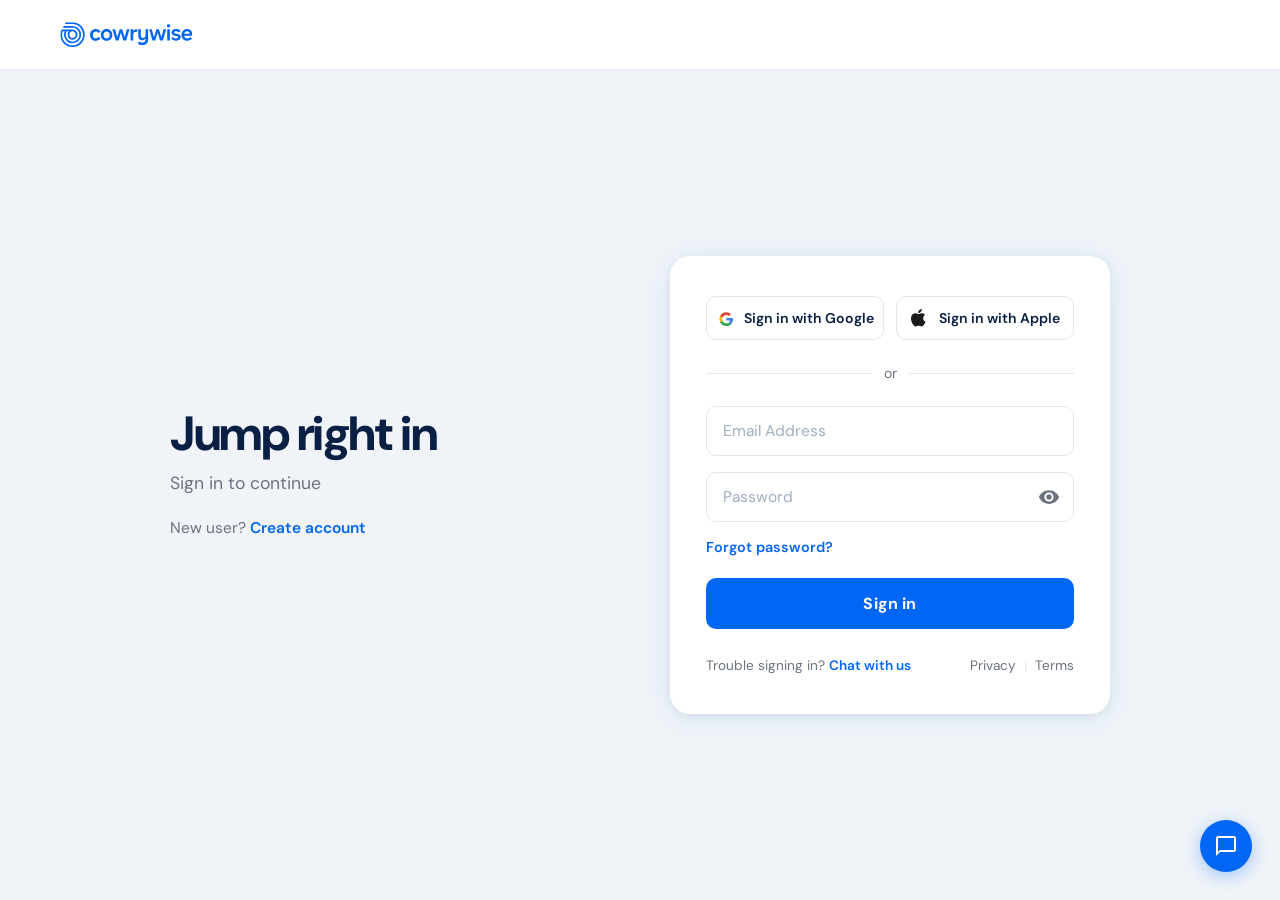
<file: Login/index.html>
<!DOCTYPE html>
<html lang="en">
<head>
  <meta charset="UTF-8" />
  <meta name="viewport" content="width=device-width, initial-scale=1.0" />
  <title>My Cowrywise – Sign In</title>
  <link rel="preconnect" href="https://fonts.googleapis.com" />
  <link rel="preconnect" href="https://fonts.gstatic.com" crossorigin />
  <link href="https://fonts.googleapis.com/css2?family=DM+Sans:wght@400;500;600;700;800&display=swap" rel="stylesheet" />
  <link rel="stylesheet" href="style.css" />
</head>
<body>

  <!-- ===== Navbar ===== -->
  <nav class="navbar">
    <a href="/" class="logo">
      <!-- Cowrywise full logo SVG (download__5_.svg) -->
      <svg xmlns="http://www.w3.org/2000/svg" width="157" height="25" fill="none" viewBox="0 0 133 25">
        <g fill="#0066F5" clip-path="url(#clip0_37731_18033)">
          <path d="M12.556.25H5.73l-.013.024-.942 1.744h7.782c5.765 0 10.44 4.749 10.44 10.607s-4.674 10.607-10.44 10.607-10.441-4.75-10.441-10.607c0-1.108.17-2.21.506-3.264h1.994a8.83 8.83 0 0 0-.354 5.44 8.72 8.72 0 0 0 2.9 4.586 8.5 8.5 0 0 0 5.018 1.934 8.47 8.47 0 0 0 5.166-1.478 8.7 8.7 0 0 0 3.286-4.31 8.84 8.84 0 0 0 .118-5.45 8.7 8.7 0 0 0-3.096-4.453 8.48 8.48 0 0 0-5.097-1.707h-8.81L2.79 5.69h9.766c1.493 0 2.944.498 4.132 1.416a6.94 6.94 0 0 1 2.445 3.668 7.04 7.04 0 0 1-.24 4.423 6.9 6.9 0 0 1-2.827 3.373 6.74 6.74 0 0 1-8.215-.921 6.97 6.97 0 0 1-2.034-3.918 7.03 7.03 0 0 1 .715-4.37h2.259a5.08 5.08 0 0 0-1.18 3.118 5.1 5.1 0 0 0 1.005 3.182 4.95 4.95 0 0 0 2.745 1.84 4.88 4.88 0 0 0 3.274-.315 5 5 0 0 0 2.358-2.33 5.1 5.1 0 0 0 .4-3.316 5.04 5.04 0 0 0-1.734-2.839 4.9 4.9 0 0 0-3.103-1.108H1.761L.806 9.361a12.6 12.6 0 0 0-.431 3.264C.375 19.459 5.829 25 12.556 25c6.728 0 12.181-5.54 12.181-12.375C24.737 5.791 19.283.25 12.557.25m0 9.111c.636 0 1.257.192 1.785.55s.94.869 1.183 1.465.307 1.253.183 1.886a3.3 3.3 0 0 1-.88 1.67 3.2 3.2 0 0 1-1.644.894 3.17 3.17 0 0 1-1.856-.186 3.22 3.22 0 0 1-1.442-1.202 3.3 3.3 0 0 1 .4-4.12 3.19 3.19 0 0 1 2.271-.957M30.092 12.887c0-3.438 2.27-5.854 5.675-5.854 2.1 0 3.813.935 4.712 2.503l-1.97 1.414c-.621-1.001-1.564-1.48-2.677-1.48-1.841 0-3.063 1.329-3.063 3.417 0 2.066 1.22 3.415 3.063 3.415 1.114 0 2.056-.5 2.677-1.501l1.97 1.414c-.9 1.589-2.613 2.503-4.712 2.503-3.405 0-5.675-2.416-5.675-5.831M40.848 12.887c0-3.22 2.249-5.854 5.74-5.854 3.513 0 5.74 2.633 5.74 5.854 0 3.198-2.228 5.83-5.74 5.83-3.489 0-5.74-2.632-5.74-5.83m8.803 0c0-2.024-1.179-3.438-3.063-3.438s-3.063 1.414-3.063 3.438c0 2.001 1.178 3.415 3.063 3.415s3.063-1.414 3.063-3.415M69.482 7.336 66.139 18.41h-2.822L60.954 10.6l-2.383 7.811h-2.826L52.422 7.336h2.593l2.257 7.985 2.425-7.985h2.51l2.425 7.985 2.236-7.985zM106.197 7.336l-3.346 11.075h-2.822L97.666 10.6l-2.383 7.811h-2.82L89.139 7.338h2.592l2.258 7.986 2.423-7.988h2.509l2.425 7.985 2.237-7.985zM77.302 7.294v2.48a8 8 0 0 0-1.2-.109c-1.906 0-2.912.98-2.912 3.286v5.462h-2.612V7.336h2.567v1.85c.536-1.283 1.714-2.045 3.213-2.045.321-.006.64.045.944.153M88.14 7.336V17.3c0 3.722-2.034 5.766-5.633 5.766-1.863 0-3.576-.565-4.605-1.544l1.178-1.937c.92.738 2.12 1.11 3.278 1.11 2.013 0 3.212-1.153 3.212-3.396v-.955c-.62 1.218-1.949 1.958-3.555 1.958-2.314 0-3.77-1.48-3.77-4.178v-6.79h2.613v6.116c0 1.697.686 2.437 2.056 2.437 1.585 0 2.635-.979 2.635-2.59V7.337zM106.883 3.834c0-.958.664-1.654 1.671-1.654.984 0 1.647.696 1.647 1.654 0 .957-.665 1.653-1.647 1.653-1.007 0-1.671-.696-1.671-1.653m.364 3.503h2.613v11.075h-2.613zM111.176 16.607l1.413-1.676c.857.958 2.185 1.524 3.577 1.524 1.242 0 1.928-.479 1.928-1.175 0-.588-.429-.957-1.521-1.219l-1.778-.413c-2.27-.544-3.234-1.61-3.234-3.133 0-2.046 1.671-3.482 4.498-3.482 1.928 0 3.534.674 4.476 1.763l-1.392 1.719c-.942-.827-2.013-1.219-3.149-1.219-1.22 0-1.82.457-1.82 1.132 0 .522.364.848 1.52 1.11l1.885.456c2.292.523 3.127 1.588 3.127 3.112 0 2.197-1.671 3.612-4.562 3.612-2.162 0-3.983-.827-4.968-2.111M132.312 13.67h-8.119c.279 1.784 1.435 2.741 3.213 2.741 1.221 0 2.249-.457 3.041-1.393l1.564 1.567c-1.028 1.35-2.678 2.133-4.691 2.133-3.47 0-5.783-2.307-5.783-5.788 0-3.438 2.228-5.897 5.526-5.897 3.17 0 5.312 2.241 5.312 5.614a9 9 0 0 1-.063 1.022m-8.119-1.806h5.571c-.128-1.632-1.114-2.524-2.677-2.524-1.608 0-2.614.935-2.894 2.524"/>
        </g>
        <defs>
          <clipPath id="clip0_37731_18033">
            <path fill="#fff" d="M.375.25h132V25h-132z"/>
          </clipPath>
        </defs>
      </svg>
    </a>
  </nav>

  <!-- ===== Main Content ===== -->
  <main class="page-wrapper">

    <!-- Left: Hero text -->
    <section class="hero">
      <h1>Jump right in</h1>
      <p>Sign in to continue</p>
      <p class="new-user">New user? <a href="./register/signup.html">Create account</a></p>
    </section>

    <!-- Right: Login Card -->
    <div class="card">

      <!-- Social Buttons -->
      <div class="social-btns">

        <!-- Sign in with Google -->
        <a href="#" class="btn-social">
          <span class="icon">
            <!-- Google SVG (download__3_.svg) -->
            <svg xmlns="http://www.w3.org/2000/svg" width="20" height="21" fill="none" viewBox="0 0 24 25">
              <path fill="#4280EF" d="M20.4 13.5c0-.56-.055-1.14-.146-1.682h-7.893v3.201h4.52a3.77 3.77 0 0 1-1.676 2.514l2.698 2.08c1.585-1.465 2.497-3.6 2.497-6.113"/>
              <path fill="#34A353" d="M12.362 21.601c2.26 0 4.156-.741 5.541-2.007l-2.697-2.062c-.748.507-1.714.796-2.844.796-2.187 0-4.028-1.465-4.703-3.418l-2.77 2.116a8.37 8.37 0 0 0 7.473 4.575"/>
              <path fill="#F6B704" d="M7.66 14.893a5 5 0 0 1 0-3.183L4.888 9.576a8.25 8.25 0 0 0 0 7.45z"/>
              <path fill="#E54335" d="M12.362 8.292a4.59 4.59 0 0 1 3.208 1.247l2.388-2.387A8.1 8.1 0 0 0 12.362 5 8.37 8.37 0 0 0 4.89 9.575l2.77 2.134c.675-1.97 2.516-3.417 4.703-3.417"/>
            </svg>
          </span>
          Sign in with Google
        </a>

        <!-- Sign in with Apple -->
        <a href="#" class="btn-social">
          <span class="icon">
            <!-- Apple SVG (download.svg) -->
            <svg xmlns="http://www.w3.org/2000/svg" width="15" height="18" fill="none" viewBox="0 0 15 18">
              <path fill="#1a1a1a" fill-rule="evenodd" d="M10.78 4.215c.575.016 2.213.221 3.269 1.724-.085.05-1.951 1.121-1.93 3.32.023 2.629 2.35 3.503 2.39 3.517-.014.062-.366 1.259-1.243 2.473-.733 1.07-1.5 2.115-2.72 2.134-1.184.026-1.582-.68-2.94-.68-1.371 0-1.795.662-2.931.707-1.161.042-2.049-1.142-2.808-2.202C.35 13.044-.832 9.11.752 6.433 1.52 5.12 2.92 4.274 4.415 4.252c1.162-.023 2.24.765 2.955.766.7 0 2.035-.944 3.41-.803M10.794 0c.116 1.03-.302 2.045-.913 2.791-.638.734-1.657 1.296-2.65 1.224-.13-.991.373-2.045.936-2.688C8.804.597 9.91.038 10.794 0" clip-rule="evenodd"/>
            </svg>
          </span>
          Sign in with Apple
        </a>

      </div>

      <!-- Divider -->
      <div class="divider">or</div>

      <!-- Email Input -->
      <div class="input-group">
        <input type="email" placeholder="Email Address" autocomplete="email" />
      </div>

      <!-- Password Input -->
      <div class="input-group">
        <input type="password" placeholder="Password" autocomplete="current-password" id="passwordInput" />
        <button class="eye-btn" type="button" aria-label="Toggle password visibility">
          <!-- Eye SVG (download__4_.svg) -->
          <svg xmlns="http://www.w3.org/2000/svg" width="22" height="22" viewBox="0 0 24 24" fill="currentColor">
            <path d="M12 4.5C7 4.5 2.73 7.61 1 12c1.73 4.39 6 7.5 11 7.5s9.27-3.11 11-7.5c-1.73-4.39-6-7.5-11-7.5M12 17c-2.76 0-5-2.24-5-5s2.24-5 5-5 5 2.24 5 5-2.24 5-5 5m0-8c-1.66 0-3 1.34-3 3s1.34 3 3 3 3-1.34 3-3-1.34-3-3-3"/>
          </svg>
        </button>
      </div>

      <!-- Forgot Password -->
      <a href="#" class="forgot-password">Forgot password?</a>

      <!-- Sign In Button -->
      <button class="btn-signin" type="button">Sign in</button>

      <!-- Card Footer -->
      <div class="card-footer">
        <span>Trouble signing in? <a href="#" class="chat-link">Chat with us</a></span>
        <span class="legal-links">
          <a href="/privacy">Privacy</a>
          <span class="sep">|</span>
          <a href="/terms">Terms</a>
        </span>
      </div>

    </div>
    <!-- /card -->

  </main>

  <!-- ===== Floating Chat Button ===== -->
  <button class="chat-fab" type="button" aria-label="Open chat">
    <!-- Chat bubble icon -->
    <svg viewBox="0 0 24 24" xmlns="http://www.w3.org/2000/svg">
      <path d="M20 2H4c-1.1 0-2 .9-2 2v18l4-4h14c1.1 0 2-.9 2-2V4c0-1.1-.9-2-2-2zm0 14H6l-2 2V4h16v12z"/>
    </svg>
  </button>

</body>
</html>
</file>
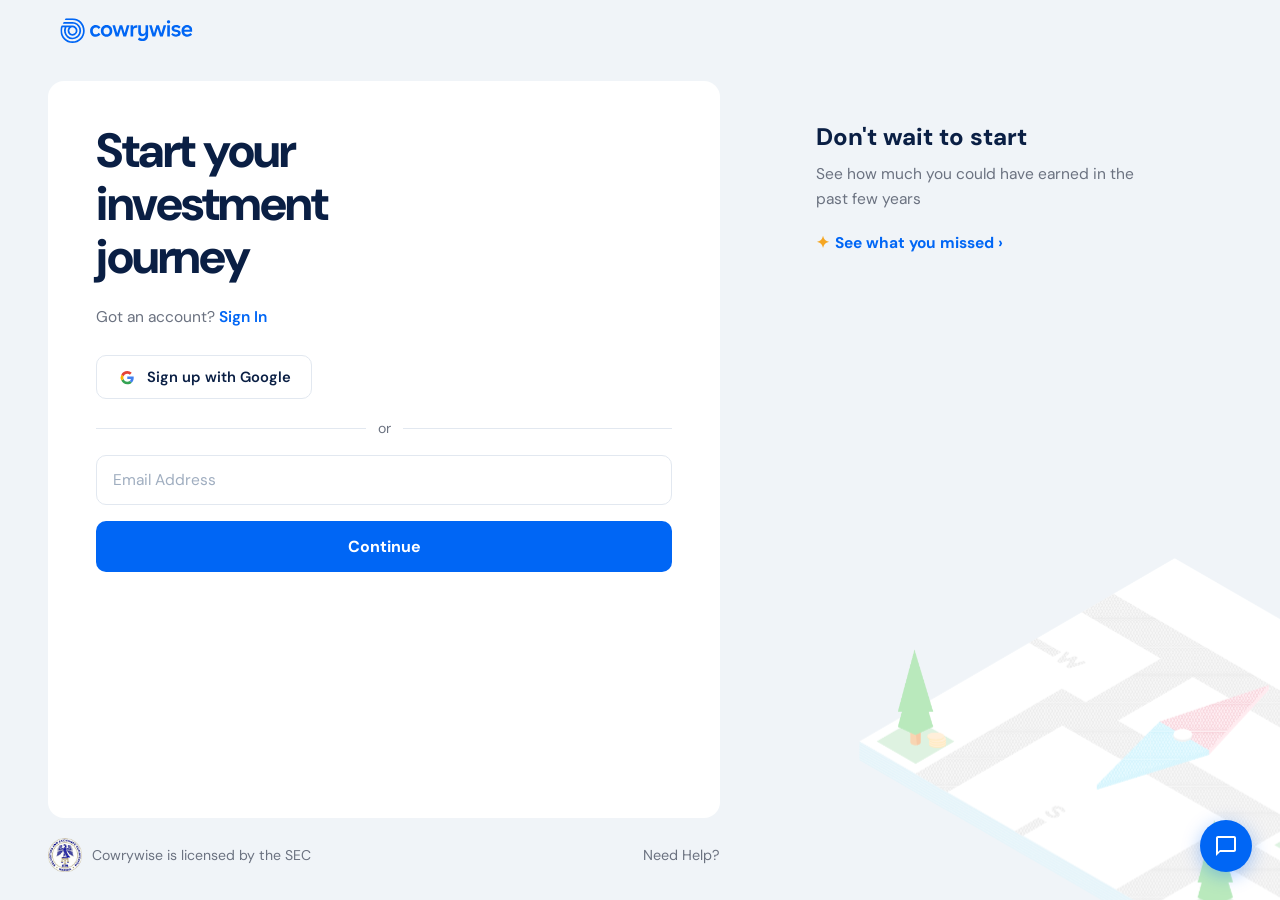
<file: register/signup.html>
<!DOCTYPE html>
<html lang="en">
<head>
  <meta charset="UTF-8" />
  <meta name="viewport" content="width=device-width, initial-scale=1.0" />
  <title>Sign Up | Cowrywise</title>
  <link rel="preconnect" href="https://fonts.googleapis.com" />
  <link rel="preconnect" href="https://fonts.gstatic.com" crossorigin />
  <link href="https://fonts.googleapis.com/css2?family=DM+Sans:wght@400;500;600;700;800&display=swap" rel="stylesheet" />
  <link rel="stylesheet" href="signup.css" />
</head>
<body>

  <!-- ===== Navbar ===== -->
  <nav class="navbar">
    <svg xmlns="http://www.w3.org/2000/svg" width="157" height="25" fill="none" viewBox="0 0 133 25">
      <g fill="#0066F5" clip-path="url(#a)">
        <path d="M12.556.25H5.73l-.013.024-.942 1.744h7.782c5.765 0 10.44 4.749 10.44 10.607s-4.674 10.607-10.44 10.607-10.441-4.75-10.441-10.607c0-1.108.17-2.21.506-3.264h1.994a8.83 8.83 0 0 0-.354 5.44 8.72 8.72 0 0 0 2.9 4.586 8.5 8.5 0 0 0 5.018 1.934 8.47 8.47 0 0 0 5.166-1.478 8.7 8.7 0 0 0 3.286-4.31 8.84 8.84 0 0 0 .118-5.45 8.7 8.7 0 0 0-3.096-4.453 8.48 8.48 0 0 0-5.097-1.707h-8.81L2.79 5.69h9.766c1.493 0 2.944.498 4.132 1.416a6.94 6.94 0 0 1 2.445 3.668 7.04 7.04 0 0 1-.24 4.423 6.9 6.9 0 0 1-2.827 3.373 6.74 6.74 0 0 1-8.215-.921 6.97 6.97 0 0 1-2.034-3.918 7.03 7.03 0 0 1 .715-4.37h2.259a5.08 5.08 0 0 0-1.18 3.118 5.1 5.1 0 0 0 1.005 3.182 4.95 4.95 0 0 0 2.745 1.84 4.88 4.88 0 0 0 3.274-.315 5 5 0 0 0 2.358-2.33 5.1 5.1 0 0 0 .4-3.316 5.04 5.04 0 0 0-1.734-2.839 4.9 4.9 0 0 0-3.103-1.108H1.761L.806 9.361a12.6 12.6 0 0 0-.431 3.264C.375 19.459 5.829 25 12.556 25c6.728 0 12.181-5.54 12.181-12.375C24.737 5.791 19.283.25 12.557.25m0 9.111c.636 0 1.257.192 1.785.55s.94.869 1.183 1.465.307 1.253.183 1.886a3.3 3.3 0 0 1-.88 1.67 3.2 3.2 0 0 1-1.644.894 3.17 3.17 0 0 1-1.856-.186 3.22 3.22 0 0 1-1.442-1.202 3.3 3.3 0 0 1 .4-4.12 3.19 3.19 0 0 1 2.271-.957M30.092 12.887c0-3.438 2.27-5.854 5.675-5.854 2.1 0 3.813.935 4.712 2.503l-1.97 1.414c-.621-1.001-1.564-1.48-2.677-1.48-1.841 0-3.063 1.329-3.063 3.417 0 2.066 1.22 3.415 3.063 3.415 1.114 0 2.056-.5 2.677-1.501l1.97 1.414c-.9 1.589-2.613 2.503-4.712 2.503-3.405 0-5.675-2.416-5.675-5.831M40.848 12.887c0-3.22 2.249-5.854 5.74-5.854 3.513 0 5.74 2.633 5.74 5.854 0 3.198-2.228 5.83-5.74 5.83-3.489 0-5.74-2.632-5.74-5.83m8.803 0c0-2.024-1.179-3.438-3.063-3.438s-3.063 1.414-3.063 3.438c0 2.001 1.178 3.415 3.063 3.415s3.063-1.414 3.063-3.415M69.482 7.336 66.139 18.41h-2.822L60.954 10.6l-2.383 7.811h-2.826L52.422 7.336h2.593l2.257 7.985 2.425-7.985h2.51l2.425 7.985 2.236-7.985zM106.197 7.336l-3.346 11.075h-2.822L97.666 10.6l-2.383 7.811h-2.82L89.139 7.338h2.592l2.258 7.986 2.423-7.988h2.509l2.425 7.985 2.237-7.985zM77.302 7.294v2.48a8 8 0 0 0-1.2-.109c-1.906 0-2.912.98-2.912 3.286v5.462h-2.612V7.336h2.567v1.85c.536-1.283 1.714-2.045 3.213-2.045.321-.006.64.045.944.153M88.14 7.336V17.3c0 3.722-2.034 5.766-5.633 5.766-1.863 0-3.576-.565-4.605-1.544l1.178-1.937c.92.738 2.12 1.11 3.278 1.11 2.013 0 3.212-1.153 3.212-3.396v-.955c-.62 1.218-1.949 1.958-3.555 1.958-2.314 0-3.77-1.48-3.77-4.178v-6.79h2.613v6.116c0 1.697.686 2.437 2.056 2.437 1.585 0 2.635-.979 2.635-2.59V7.337zM106.883 3.834c0-.958.664-1.654 1.671-1.654.984 0 1.647.696 1.647 1.654 0 .957-.665 1.653-1.647 1.653-1.007 0-1.671-.696-1.671-1.653m.364 3.503h2.613v11.075h-2.613zM111.176 16.607l1.413-1.676c.857.958 2.185 1.524 3.577 1.524 1.242 0 1.928-.479 1.928-1.175 0-.588-.429-.957-1.521-1.219l-1.778-.413c-2.27-.544-3.234-1.61-3.234-3.133 0-2.046 1.671-3.482 4.498-3.482 1.928 0 3.534.674 4.476 1.763l-1.392 1.719c-.942-.827-2.013-1.219-3.149-1.219-1.22 0-1.82.457-1.82 1.132 0 .522.364.848 1.52 1.11l1.885.456c2.292.523 3.127 1.588 3.127 3.112 0 2.197-1.671 3.612-4.562 3.612-2.162 0-3.983-.827-4.968-2.111M132.312 13.67h-8.119c.279 1.784 1.435 2.741 3.213 2.741 1.221 0 2.249-.457 3.041-1.393l1.564 1.567c-1.028 1.35-2.678 2.133-4.691 2.133-3.47 0-5.783-2.307-5.783-5.788 0-3.438 2.228-5.897 5.526-5.897 3.17 0 5.312 2.241 5.312 5.614a9 9 0 0 1-.063 1.022m-8.119-1.806h5.571c-.128-1.632-1.114-2.524-2.677-2.524-1.608 0-2.614.935-2.894 2.524"/>
      </g>
      <defs>
        <clipPath id="a"><path fill="#fff" d="M.375.25h132V25h-132z"/></clipPath>
      </defs>
    </svg>
  </nav>

  <!-- ===== Main Content ===== -->
  <main class="page-wrapper">

    <!-- Left: Form Panel -->
    <section class="left-panel">

      <!-- White card -->
      <div class="form-card">
        <h1 class="hero-title">Start your<br>investment<br>journey</h1>

        <p class="existing-user">Got an account? <a href="/login">Sign In</a></p>

        <!-- Google sign-up -->
        <a href="#" class="btn-google">
          <svg xmlns="http://www.w3.org/2000/svg" width="20" height="20" fill="none" viewBox="0 0 24 25">
            <path fill="#4280EF" d="M20.4 13.5c0-.56-.055-1.14-.146-1.682h-7.893v3.201h4.52a3.77 3.77 0 0 1-1.676 2.514l2.698 2.08c1.585-1.465 2.497-3.6 2.497-6.113"/>
            <path fill="#34A353" d="M12.362 21.601c2.26 0 4.156-.741 5.541-2.007l-2.697-2.062c-.748.507-1.714.796-2.844.796-2.187 0-4.028-1.465-4.703-3.418l-2.77 2.116a8.37 8.37 0 0 0 7.473 4.575"/>
            <path fill="#F6B704" d="M7.66 14.893a5 5 0 0 1 0-3.183L4.888 9.576a8.25 8.25 0 0 0 0 7.45z"/>
            <path fill="#E54335" d="M12.362 8.292a4.59 4.59 0 0 1 3.208 1.247l2.388-2.387A8.1 8.1 0 0 0 12.362 5 8.37 8.37 0 0 0 4.89 9.575l2.77 2.134c.675-1.97 2.516-3.417 4.703-3.417"/>
          </svg>
          Sign up with Google
        </a>

        <!-- Divider -->
        <div class="divider">or</div>

        <!-- Email -->
        <div class="input-group">
          <input type="email" placeholder="Email Address" autocomplete="email" />
        </div>

        <!-- Continue -->
        <button class="btn-continue" type="button">Continue</button>
      </div>
      <!-- /form-card -->

      <!-- Footer below card -->
      <div class="left-footer">
        <div class="sec-badge">
          <img src="sec-logo-removebg-preview.png" alt="SEC Nigeria" />
          <span>Cowrywise is licensed by the SEC</span>
        </div>
        <a href="#" class="need-help-link">Need Help?</a>
      </div>

    </section>

    <!-- Right: Promo Panel -->
    <aside class="right-panel">
      <div class="right-panel-content">
        <h2>Don't wait to start</h2>
        <p>See how much you could have earned in the past few years</p>
        <a href="#" class="see-what-missed">
          <span class="star">✦</span>
          See what you missed ›
        </a>
      </div>

      <img class="bg-illustration" src="auth-bg.svg" alt="" aria-hidden="true" />
    </aside>

  </main>

  <!-- ===== Floating Chat FAB ===== -->
  <button class="chat-fab" type="button" aria-label="Open chat">
    <svg viewBox="0 0 24 24" xmlns="http://www.w3.org/2000/svg">
      <path d="M20 2H4c-1.1 0-2 .9-2 2v18l4-4h14c1.1 0 2-.9 2-2V4c0-1.1-.9-2-2-2zm0 14H6l-2 2V4h16v12z"/>
    </svg>
  </button>

</body>
</html>
</file>
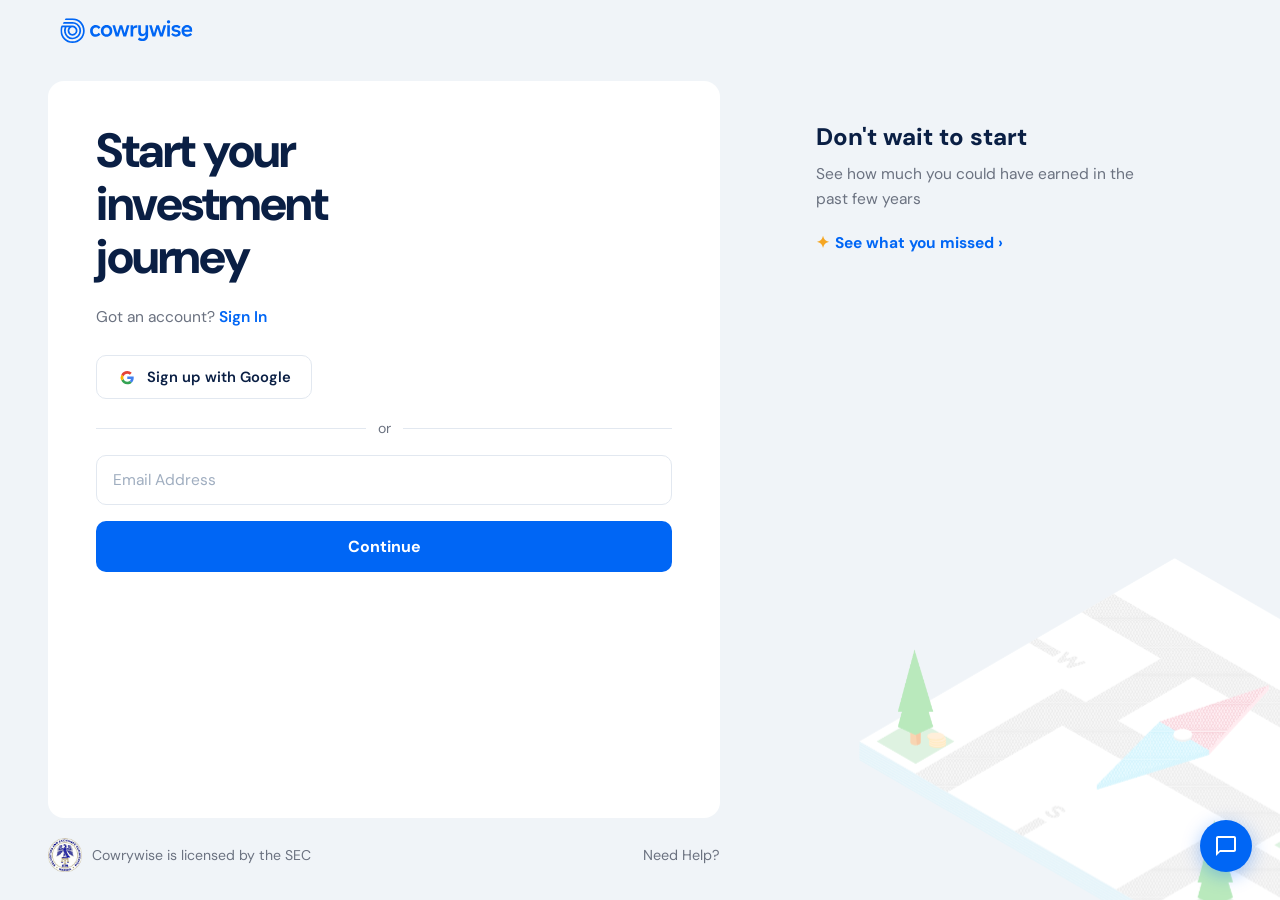
<file: Login/register/signup.html>
<!DOCTYPE html>
<html lang="en">
<head>
  <meta charset="UTF-8" />
  <meta name="viewport" content="width=device-width, initial-scale=1.0" />
  <title>Sign Up | Cowrywise</title>
  <link rel="preconnect" href="https://fonts.googleapis.com" />
  <link rel="preconnect" href="https://fonts.gstatic.com" crossorigin />
  <link href="https://fonts.googleapis.com/css2?family=DM+Sans:wght@400;500;600;700;800&display=swap" rel="stylesheet" />
  <link rel="stylesheet" href="signup.css" />
</head>
<body>

  <!-- ===== Navbar ===== -->
  <nav class="navbar">
    <svg xmlns="http://www.w3.org/2000/svg" width="157" height="25" fill="none" viewBox="0 0 133 25">
      <g fill="#0066F5" clip-path="url(#a)">
        <path d="M12.556.25H5.73l-.013.024-.942 1.744h7.782c5.765 0 10.44 4.749 10.44 10.607s-4.674 10.607-10.44 10.607-10.441-4.75-10.441-10.607c0-1.108.17-2.21.506-3.264h1.994a8.83 8.83 0 0 0-.354 5.44 8.72 8.72 0 0 0 2.9 4.586 8.5 8.5 0 0 0 5.018 1.934 8.47 8.47 0 0 0 5.166-1.478 8.7 8.7 0 0 0 3.286-4.31 8.84 8.84 0 0 0 .118-5.45 8.7 8.7 0 0 0-3.096-4.453 8.48 8.48 0 0 0-5.097-1.707h-8.81L2.79 5.69h9.766c1.493 0 2.944.498 4.132 1.416a6.94 6.94 0 0 1 2.445 3.668 7.04 7.04 0 0 1-.24 4.423 6.9 6.9 0 0 1-2.827 3.373 6.74 6.74 0 0 1-8.215-.921 6.97 6.97 0 0 1-2.034-3.918 7.03 7.03 0 0 1 .715-4.37h2.259a5.08 5.08 0 0 0-1.18 3.118 5.1 5.1 0 0 0 1.005 3.182 4.95 4.95 0 0 0 2.745 1.84 4.88 4.88 0 0 0 3.274-.315 5 5 0 0 0 2.358-2.33 5.1 5.1 0 0 0 .4-3.316 5.04 5.04 0 0 0-1.734-2.839 4.9 4.9 0 0 0-3.103-1.108H1.761L.806 9.361a12.6 12.6 0 0 0-.431 3.264C.375 19.459 5.829 25 12.556 25c6.728 0 12.181-5.54 12.181-12.375C24.737 5.791 19.283.25 12.557.25m0 9.111c.636 0 1.257.192 1.785.55s.94.869 1.183 1.465.307 1.253.183 1.886a3.3 3.3 0 0 1-.88 1.67 3.2 3.2 0 0 1-1.644.894 3.17 3.17 0 0 1-1.856-.186 3.22 3.22 0 0 1-1.442-1.202 3.3 3.3 0 0 1 .4-4.12 3.19 3.19 0 0 1 2.271-.957M30.092 12.887c0-3.438 2.27-5.854 5.675-5.854 2.1 0 3.813.935 4.712 2.503l-1.97 1.414c-.621-1.001-1.564-1.48-2.677-1.48-1.841 0-3.063 1.329-3.063 3.417 0 2.066 1.22 3.415 3.063 3.415 1.114 0 2.056-.5 2.677-1.501l1.97 1.414c-.9 1.589-2.613 2.503-4.712 2.503-3.405 0-5.675-2.416-5.675-5.831M40.848 12.887c0-3.22 2.249-5.854 5.74-5.854 3.513 0 5.74 2.633 5.74 5.854 0 3.198-2.228 5.83-5.74 5.83-3.489 0-5.74-2.632-5.74-5.83m8.803 0c0-2.024-1.179-3.438-3.063-3.438s-3.063 1.414-3.063 3.438c0 2.001 1.178 3.415 3.063 3.415s3.063-1.414 3.063-3.415M69.482 7.336 66.139 18.41h-2.822L60.954 10.6l-2.383 7.811h-2.826L52.422 7.336h2.593l2.257 7.985 2.425-7.985h2.51l2.425 7.985 2.236-7.985zM106.197 7.336l-3.346 11.075h-2.822L97.666 10.6l-2.383 7.811h-2.82L89.139 7.338h2.592l2.258 7.986 2.423-7.988h2.509l2.425 7.985 2.237-7.985zM77.302 7.294v2.48a8 8 0 0 0-1.2-.109c-1.906 0-2.912.98-2.912 3.286v5.462h-2.612V7.336h2.567v1.85c.536-1.283 1.714-2.045 3.213-2.045.321-.006.64.045.944.153M88.14 7.336V17.3c0 3.722-2.034 5.766-5.633 5.766-1.863 0-3.576-.565-4.605-1.544l1.178-1.937c.92.738 2.12 1.11 3.278 1.11 2.013 0 3.212-1.153 3.212-3.396v-.955c-.62 1.218-1.949 1.958-3.555 1.958-2.314 0-3.77-1.48-3.77-4.178v-6.79h2.613v6.116c0 1.697.686 2.437 2.056 2.437 1.585 0 2.635-.979 2.635-2.59V7.337zM106.883 3.834c0-.958.664-1.654 1.671-1.654.984 0 1.647.696 1.647 1.654 0 .957-.665 1.653-1.647 1.653-1.007 0-1.671-.696-1.671-1.653m.364 3.503h2.613v11.075h-2.613zM111.176 16.607l1.413-1.676c.857.958 2.185 1.524 3.577 1.524 1.242 0 1.928-.479 1.928-1.175 0-.588-.429-.957-1.521-1.219l-1.778-.413c-2.27-.544-3.234-1.61-3.234-3.133 0-2.046 1.671-3.482 4.498-3.482 1.928 0 3.534.674 4.476 1.763l-1.392 1.719c-.942-.827-2.013-1.219-3.149-1.219-1.22 0-1.82.457-1.82 1.132 0 .522.364.848 1.52 1.11l1.885.456c2.292.523 3.127 1.588 3.127 3.112 0 2.197-1.671 3.612-4.562 3.612-2.162 0-3.983-.827-4.968-2.111M132.312 13.67h-8.119c.279 1.784 1.435 2.741 3.213 2.741 1.221 0 2.249-.457 3.041-1.393l1.564 1.567c-1.028 1.35-2.678 2.133-4.691 2.133-3.47 0-5.783-2.307-5.783-5.788 0-3.438 2.228-5.897 5.526-5.897 3.17 0 5.312 2.241 5.312 5.614a9 9 0 0 1-.063 1.022m-8.119-1.806h5.571c-.128-1.632-1.114-2.524-2.677-2.524-1.608 0-2.614.935-2.894 2.524"/>
      </g>
      <defs>
        <clipPath id="a"><path fill="#fff" d="M.375.25h132V25h-132z"/></clipPath>
      </defs>
    </svg>
  </nav>

  <!-- ===== Main Content ===== -->
  <main class="page-wrapper">

    <!-- Left: Form Panel -->
    <section class="left-panel">

      <!-- White card -->
      <div class="form-card">
        <h1 class="hero-title">Start your<br>investment<br>journey</h1>

        <p class="existing-user">Got an account? <a href="Login/login.html">Sign In</a></p>

        <!-- Google sign-up -->
        <a href="#" class="btn-google">
          <svg xmlns="http://www.w3.org/2000/svg" width="20" height="20" fill="none" viewBox="0 0 24 25">
            <path fill="#4280EF" d="M20.4 13.5c0-.56-.055-1.14-.146-1.682h-7.893v3.201h4.52a3.77 3.77 0 0 1-1.676 2.514l2.698 2.08c1.585-1.465 2.497-3.6 2.497-6.113"/>
            <path fill="#34A353" d="M12.362 21.601c2.26 0 4.156-.741 5.541-2.007l-2.697-2.062c-.748.507-1.714.796-2.844.796-2.187 0-4.028-1.465-4.703-3.418l-2.77 2.116a8.37 8.37 0 0 0 7.473 4.575"/>
            <path fill="#F6B704" d="M7.66 14.893a5 5 0 0 1 0-3.183L4.888 9.576a8.25 8.25 0 0 0 0 7.45z"/>
            <path fill="#E54335" d="M12.362 8.292a4.59 4.59 0 0 1 3.208 1.247l2.388-2.387A8.1 8.1 0 0 0 12.362 5 8.37 8.37 0 0 0 4.89 9.575l2.77 2.134c.675-1.97 2.516-3.417 4.703-3.417"/>
          </svg>
          Sign up with Google
        </a>

        <!-- Divider -->
        <div class="divider">or</div>

        <!-- Email -->
        <div class="input-group">
          <input type="email" placeholder="Email Address" autocomplete="email" />
        </div>

        <!-- Continue -->
        <button class="btn-continue" type="button">Continue</button>
      </div>
      <!-- /form-card -->

      <!-- Footer below card -->
      <div class="left-footer">
        <div class="sec-badge">
          <img src="sec-logo-removebg-preview.png" alt="SEC Nigeria" />
          <span>Cowrywise is licensed by the SEC</span>
        </div>
        <a href="#" class="need-help-link">Need Help?</a>
      </div>

    </section>

    <!-- Right: Promo Panel -->
    <aside class="right-panel">
      <div class="right-panel-content">
        <h2>Don't wait to start</h2>
        <p>See how much you could have earned in the past few years</p>
        <a href="#" class="see-what-missed">
          <span class="star">✦</span>
          See what you missed ›
        </a>
      </div>

      <img class="bg-illustration" src="auth-bg.svg" alt="" aria-hidden="true" />
    </aside>

  </main>

  <!-- ===== Floating Chat FAB ===== -->
  <button class="chat-fab" type="button" aria-label="Open chat">
    <svg viewBox="0 0 24 24" xmlns="http://www.w3.org/2000/svg">
      <path d="M20 2H4c-1.1 0-2 .9-2 2v18l4-4h14c1.1 0 2-.9 2-2V4c0-1.1-.9-2-2-2zm0 14H6l-2 2V4h16v12z"/>
    </svg>
  </button>

</body>
</html>
</file>
<file: Login/style.css>
/* ===== CSS Reset & Variables ===== */
*, *::before, *::after {
  box-sizing: border-box;
  margin: 0;
  padding: 0;
}

:root {
  --blue-primary: #0066F5;
  --blue-dark: #0a1f44;
  --blue-hover: #0052cc;
  --gray-text: #6b7280;
  --gray-border: #e2e8f0;
  --gray-bg: #f0f4f8;
  --white: #ffffff;
  --red-dot: #e53e3e;
  --input-focus: #0066F5;
  --shadow-card: 0 4px 32px rgba(0, 102, 245, 0.10), 0 1.5px 8px rgba(0,0,0,0.06);
  --font-main: 'DM Sans', 'Segoe UI', sans-serif;
  --transition: 0.2s ease;
}

body {
  font-family: var(--font-main);
  background-color: var(--gray-bg);
  min-height: 100vh;
  display: flex;
  flex-direction: column;
  color: var(--blue-dark);
}

/* ===== Top Nav ===== */
.navbar {
  width: 100%;
  padding: 22px 48px;
  background: var(--white);
  border-bottom: 1px solid var(--gray-border);
  display: flex;
  align-items: center;
}

.navbar .logo {
  display: flex;
  align-items: center;
  gap: 8px;
  text-decoration: none;
}

/* ===== Page Layout ===== */
.page-wrapper {
  flex: 1;
  display: flex;
  align-items: center;
  justify-content: center;
  padding: 48px 24px;
  gap: 80px;
}

/* ===== Left Hero ===== */
.hero {
  max-width: 420px;
  flex: 1;
  animation: fadeSlideLeft 0.6s ease both;
}

.hero h1 {
  font-size: 3rem;
  font-weight: 800;
  color: var(--blue-dark);
  line-height: 1.1;
  letter-spacing: -0.03em;
  margin-bottom: 12px;
}

.hero p {
  font-size: 1.1rem;
  color: var(--gray-text);
  margin-bottom: 24px;
  font-weight: 400;
}

.hero .new-user {
  font-size: 0.97rem;
  color: var(--gray-text);
}

.hero .new-user a {
  color: var(--blue-primary);
  text-decoration: none;
  font-weight: 600;
  transition: color var(--transition);
}

.hero .new-user a:hover {
  color: var(--blue-hover);
  text-decoration: underline;
}

/* ===== Card ===== */
.card {
  background: var(--white);
  border-radius: 20px;
  padding: 40px 36px;
  width: 100%;
  max-width: 440px;
  box-shadow: var(--shadow-card);
  position: relative;
  animation: fadeSlideUp 0.55s ease both;
}



/* ===== Social Buttons ===== */
.social-btns {
  display: flex;
  gap: 12px;
  margin-bottom: 24px;
}

.btn-social {
  flex: 1;
  display: flex;
  align-items: center;
  justify-content: center;
  gap: 8px;
  border: 1.5px solid var(--gray-border);
  border-radius: 10px;
  padding: 11px 8px;
  background: var(--white);
  font-size: 0.88rem;
  font-weight: 600;
  color: var(--blue-dark);
  cursor: pointer;
  transition: border-color var(--transition), background var(--transition), box-shadow var(--transition);
  font-family: var(--font-main);
  text-decoration: none;
}

.btn-social:hover {
  border-color: var(--blue-primary);
  background: #f0f6ff;
  box-shadow: 0 2px 8px rgba(0,102,245,0.10);
}

.btn-social .icon {
  width: 20px;
  height: 20px;
  display: flex;
  align-items: center;
}

/* Apple icon inline */
.apple-icon {
  width: 16px;
  height: 18px;
}

/* ===== Divider ===== */
.divider {
  display: flex;
  align-items: center;
  gap: 12px;
  margin-bottom: 24px;
  color: var(--gray-text);
  font-size: 0.88rem;
}

.divider::before,
.divider::after {
  content: '';
  flex: 1;
  height: 1px;
  background: var(--gray-border);
}

/* ===== Inputs ===== */
.input-group {
  margin-bottom: 16px;
  position: relative;
}

.input-group input {
  width: 100%;
  padding: 14px 48px 14px 16px;
  border: 1.5px solid var(--gray-border);
  border-radius: 10px;
  font-size: 0.97rem;
  font-family: var(--font-main);
  color: var(--blue-dark);
  background: var(--white);
  outline: none;
  transition: border-color var(--transition), box-shadow var(--transition);
}

.input-group input::placeholder {
  color: #a0aec0;
  font-weight: 400;
}

.input-group input:focus {
  border-color: var(--input-focus);
  box-shadow: 0 0 0 3px rgba(0, 102, 245, 0.12);
}

/* Password toggle */
.input-group .eye-btn {
  position: absolute;
  right: 14px;
  top: 50%;
  transform: translateY(-50%);
  background: none;
  border: none;
  cursor: pointer;
  padding: 0;
  color: var(--gray-text);
  display: flex;
  align-items: center;
  transition: color var(--transition);
}

.input-group .eye-btn:hover {
  color: var(--blue-primary);
}

/* ===== Forgot Password ===== */
.forgot-password {
  display: block;
  text-align: left;
  margin-bottom: 22px;
  font-size: 0.9rem;
  color: var(--blue-primary);
  font-weight: 600;
  text-decoration: none;
  transition: color var(--transition);
}

.forgot-password:hover {
  color: var(--blue-hover);
  text-decoration: underline;
}

/* ===== Sign In Button ===== */
.btn-signin {
  width: 100%;
  padding: 15px;
  background: var(--blue-primary);
  color: var(--white);
  font-size: 1rem;
  font-weight: 700;
  border: none;
  border-radius: 10px;
  cursor: pointer;
  font-family: var(--font-main);
  letter-spacing: 0.01em;
  transition: background var(--transition), box-shadow var(--transition), transform var(--transition);
}

.btn-signin:hover {
  background: var(--blue-hover);
  box-shadow: 0 4px 16px rgba(0, 102, 245, 0.28);
  transform: translateY(-1px);
}

.btn-signin:active {
  transform: translateY(0);
  box-shadow: none;
}

/* ===== Footer Links ===== */
.card-footer {
  margin-top: 28px;
  display: flex;
  justify-content: space-between;
  align-items: center;
  font-size: 0.85rem;
  color: var(--gray-text);
}

.card-footer .chat-link {
  color: var(--blue-primary);
  font-weight: 600;
  text-decoration: none;
  transition: color var(--transition);
}

.card-footer .chat-link:hover {
  color: var(--blue-hover);
  text-decoration: underline;
}

.card-footer .legal-links {
  display: flex;
  gap: 8px;
}

.card-footer .legal-links a {
  color: var(--gray-text);
  text-decoration: none;
  transition: color var(--transition);
}

.card-footer .legal-links a:hover {
  color: var(--blue-primary);
}

.card-footer .sep {
  color: var(--gray-border);
}

/* ===== Floating Chat Button ===== */
.chat-fab {
  position: fixed;
  bottom: 28px;
  right: 28px;
  width: 52px;
  height: 52px;
  background: var(--blue-primary);
  border-radius: 50%;
  display: flex;
  align-items: center;
  justify-content: center;
  box-shadow: 0 4px 18px rgba(0,102,245,0.35);
  cursor: pointer;
  border: none;
  transition: background var(--transition), transform var(--transition), box-shadow var(--transition);
  z-index: 100;
  animation: popIn 0.5s 0.8s ease both;
}

.chat-fab:hover {
  background: var(--blue-hover);
  transform: scale(1.09);
  box-shadow: 0 6px 24px rgba(0,102,245,0.40);
}

.chat-fab svg {
  width: 24px;
  height: 24px;
  fill: var(--white);
}

/* ===== Animations ===== */
@keyframes fadeSlideLeft {
  from { opacity: 0; transform: translateX(-28px); }
  to   { opacity: 1; transform: translateX(0); }
}

@keyframes fadeSlideUp {
  from { opacity: 0; transform: translateY(28px); }
  to   { opacity: 1; transform: translateY(0); }
}

@keyframes popIn {
  from { opacity: 0; transform: scale(0.6); }
  to   { opacity: 1; transform: scale(1); }
}

/* ===== Responsive ===== */
@media (max-width: 820px) {
  .page-wrapper {
    flex-direction: column;
    gap: 36px;
    align-items: center;
  }
  .hero {
    text-align: center;
    max-width: 440px;
  }
  .hero h1 {
    font-size: 2.2rem;
  }
  .navbar {
    padding: 18px 24px;
  }
}

@media (max-width: 480px) {
  .card {
    padding: 32px 20px;
    border-radius: 16px;
  }
  .social-btns {
    flex-direction: column;
  }
  .hero h1 {
    font-size: 1.85rem;
  }
  .card-footer {
    flex-direction: column;
    gap: 10px;
    align-items: flex-start;
  }
}
</file>
<file: register/signup.css>
/* ===== Reset & Variables ===== */
*, *::before, *::after {
  box-sizing: border-box;
  margin: 0;
  padding: 0;
}

:root {
  --blue-primary: #0066F5;
  --blue-dark: #0a1f44;
  --blue-hover: #0052cc;
  --gray-text: #6b7280;
  --gray-border: #e2e8f0;
  --gray-bg: #f0f4f8;
  --white: #ffffff;
  --gold: #F5A623;
  --font-main: 'DM Sans', 'Segoe UI', sans-serif;
  --transition: 0.2s ease;
}

body {
  font-family: var(--font-main);
  background-color: var(--gray-bg);
  min-height: 100vh;
  display: flex;
  flex-direction: column;
  color: var(--blue-dark);
  overflow-x: hidden;
}

/* ===== Navbar ===== */
.navbar {
  width: 100%;
  padding: 18px 48px;
  background: var(--gray-bg);
  display: flex;
  align-items: center;
}

/* ===== Page Layout ===== */
.page-wrapper {
  flex: 1;
  display: flex;
  min-height: calc(100vh - 68px);
}

/* ===== Left Panel ===== */
.left-panel {
  flex: 0 0 60%;
  max-width: 60%;
  display: flex;
  flex-direction: column;
  padding: 20px 48px 28px 48px;
  background: var(--gray-bg);
  animation: fadeSlideUp 0.55s ease both;
}

/* White card */
.form-card {
  background: var(--white);
  border-radius: 16px;
  padding: 44px 48px;
  flex: 1;
  display: flex;
  flex-direction: column;
  justify-content: flex-start;
}

.hero-title {
  font-size: 3rem;
  font-weight: 800;
  color: var(--blue-dark);
  line-height: 1.1;
  letter-spacing: -0.03em;
  margin-bottom: 24px;
}

.existing-user {
  font-size: 0.97rem;
  color: var(--gray-text);
  margin-bottom: 28px;
}

.existing-user a {
  color: var(--blue-primary);
  text-decoration: none;
  font-weight: 600;
}

.existing-user a:hover {
  color: var(--blue-hover);
  text-decoration: underline;
}

/* ===== Google Button ===== */
.btn-google {
  display: inline-flex;
  align-items: center;
  gap: 10px;
  border: 1.5px solid var(--gray-border);
  border-radius: 10px;
  padding: 11px 20px;
  background: var(--white);
  font-size: 0.92rem;
  font-weight: 600;
  color: var(--blue-dark);
  cursor: pointer;
  transition: border-color var(--transition), background var(--transition), box-shadow var(--transition);
  font-family: var(--font-main);
  text-decoration: none;
  margin-bottom: 20px;
  width: fit-content;
}

.btn-google:hover {
  border-color: var(--blue-primary);
  background: #f0f6ff;
  box-shadow: 0 2px 8px rgba(0,102,245,0.10);
}

/* ===== Divider ===== */
.divider {
  display: flex;
  align-items: center;
  gap: 12px;
  margin-bottom: 18px;
  color: var(--gray-text);
  font-size: 0.88rem;
}

.divider::before,
.divider::after {
  content: '';
  flex: 1;
  height: 1px;
  background: var(--gray-border);
}

/* ===== Email Input ===== */
.input-group {
  margin-bottom: 16px;
}

.input-group input {
  width: 100%;
  padding: 14px 16px;
  border: 1.5px solid var(--gray-border);
  border-radius: 10px;
  font-size: 0.97rem;
  font-family: var(--font-main);
  color: var(--blue-dark);
  background: var(--white);
  outline: none;
  transition: border-color var(--transition), box-shadow var(--transition);
}

.input-group input::placeholder {
  color: #a0aec0;
}

.input-group input:focus {
  border-color: var(--blue-primary);
  box-shadow: 0 0 0 3px rgba(0,102,245,0.12);
}

/* ===== Continue Button ===== */
.btn-continue {
  width: 100%;
  padding: 15px;
  background: var(--blue-primary);
  color: var(--white);
  font-size: 1rem;
  font-weight: 700;
  border: none;
  border-radius: 10px;
  cursor: pointer;
  font-family: var(--font-main);
  transition: background var(--transition), box-shadow var(--transition), transform var(--transition);
}

.btn-continue:hover {
  background: var(--blue-hover);
  box-shadow: 0 4px 16px rgba(0,102,245,0.28);
  transform: translateY(-1px);
}

.btn-continue:active {
  transform: translateY(0);
  box-shadow: none;
}

/* ===== Footer below card ===== */
.left-footer {
  display: flex;
  align-items: center;
  justify-content: space-between;
  padding-top: 20px;
  flex-wrap: wrap;
  gap: 10px;
}

.sec-badge {
  display: flex;
  align-items: center;
  gap: 10px;
  font-size: 0.88rem;
  color: var(--gray-text);
}

.sec-badge img {
  width: 34px;
  height: 34px;
  object-fit: contain;
}

.need-help-link {
  font-size: 0.9rem;
  color: var(--gray-text);
  text-decoration: none;
  transition: color var(--transition);
}

.need-help-link:hover {
  color: var(--blue-primary);
}

/* ===== Right Panel ===== */
.right-panel {
  flex: 1;
  position: relative;
  background: var(--gray-bg);
  overflow: hidden;
  display: flex;
  flex-direction: column;
  align-items: flex-start;
  padding: 60px 48px;
  animation: fadeSlideLeft 0.6s ease both;
}

.right-panel-content {
  position: relative;
  z-index: 1;
  max-width: 320px;
}

.right-panel-content h2 {
  font-size: 1.5rem;
  font-weight: 800;
  color: var(--blue-dark);
  margin-bottom: 10px;
}

.right-panel-content p {
  font-size: 0.97rem;
  color: var(--gray-text);
  margin-bottom: 20px;
  line-height: 1.6;
}

.see-what-missed {
  display: inline-flex;
  align-items: center;
  gap: 6px;
  color: var(--blue-primary);
  font-weight: 700;
  font-size: 0.97rem;
  text-decoration: none;
  transition: color var(--transition);
}

.see-what-missed:hover {
  color: var(--blue-hover);
}

.see-what-missed .star {
  color: var(--gold);
}

.bg-illustration {
  position: absolute;
  bottom: 0;
  right: -40px;
  width: 90%;
  max-width: 620px;
  pointer-events: none;
}

/* ===== Floating Chat FAB ===== */
.chat-fab {
  position: fixed;
  bottom: 28px;
  right: 28px;
  width: 52px;
  height: 52px;
  background: var(--blue-primary);
  border-radius: 50%;
  display: flex;
  align-items: center;
  justify-content: center;
  box-shadow: 0 4px 18px rgba(0,102,245,0.35);
  cursor: pointer;
  border: none;
  transition: background var(--transition), transform var(--transition), box-shadow var(--transition);
  z-index: 100;
  animation: popIn 0.5s 0.8s ease both;
}

.chat-fab:hover {
  background: var(--blue-hover);
  transform: scale(1.09);
  box-shadow: 0 6px 24px rgba(0,102,245,0.40);
}

.chat-fab svg {
  width: 24px;
  height: 24px;
  fill: var(--white);
}

/* ===== Animations ===== */
@keyframes fadeSlideLeft {
  from { 
    opacity: 0; 
    transform: translateX(28px); 
  }
  to   {
    opacity: 1; 
    transform: translateX(0); 
  }
}

@keyframes fadeSlideUp {
  from {
    opacity: 0; 
    transform: translateY(20px);
}
  to   { 
    opacity: 1; 
    transform: translateY(0);
  }
}

@keyframes popIn {
  from { 
    opacity: 0; 
    transform: scale(0.6);
  }
  to   { 
    opacity: 1; 
    transform: scale(1); 
  }
}

/* ===== Responsive ===== */
@media (max-width: 900px) {
  .page-wrapper {
    flex-direction: column; 
  }
  .left-panel { 
    flex: none; 
    max-width: 100%; 
    padding: 16px 20px 20px; 
  }
  .form-card { 
    padding: 32px 24px; 
  }
  .right-panel { 
    min-height: 360px;
    padding: 36px 24px; 
  }
  .hero-title { 
    font-size: 2.4rem; 
  }
  .navbar {
    padding: 16px 20px; 
  }
}

@media (max-width: 480px) {
  .hero-title {
    font-size: 2rem;
  }
  .form-card { 
    padding: 24px 16px;
  }
  .left-footer 
  { 
    flex-direction: column; 
    align-items: flex-start; 
  }
}
</file>
<file: Login/register/signup.css>
/* ===== Reset & Variables ===== */
*, *::before, *::after {
  box-sizing: border-box;
  margin: 0;
  padding: 0;
}

:root {
  --blue-primary: #0066F5;
  --blue-dark: #0a1f44;
  --blue-hover: #0052cc;
  --gray-text: #6b7280;
  --gray-border: #e2e8f0;
  --gray-bg: #f0f4f8;
  --white: #ffffff;
  --gold: #F5A623;
  --font-main: 'DM Sans', 'Segoe UI', sans-serif;
  --transition: 0.2s ease;
}

body {
  font-family: var(--font-main);
  background-color: var(--gray-bg);
  min-height: 100vh;
  display: flex;
  flex-direction: column;
  color: var(--blue-dark);
  overflow-x: hidden;
}

/* ===== Navbar ===== */
.navbar {
  width: 100%;
  padding: 18px 48px;
  background: var(--gray-bg);
  display: flex;
  align-items: center;
}

/* ===== Page Layout ===== */
.page-wrapper {
  flex: 1;
  display: flex;
  min-height: calc(100vh - 68px);
}

/* ===== Left Panel ===== */
.left-panel {
  flex: 0 0 60%;
  max-width: 60%;
  display: flex;
  flex-direction: column;
  padding: 20px 48px 28px 48px;
  background: var(--gray-bg);
  animation: fadeSlideUp 0.55s ease both;
}

/* White card */
.form-card {
  background: var(--white);
  border-radius: 16px;
  padding: 44px 48px;
  flex: 1;
  display: flex;
  flex-direction: column;
  justify-content: flex-start;
}

.hero-title {
  font-size: 3rem;
  font-weight: 800;
  color: var(--blue-dark);
  line-height: 1.1;
  letter-spacing: -0.03em;
  margin-bottom: 24px;
}

.existing-user {
  font-size: 0.97rem;
  color: var(--gray-text);
  margin-bottom: 28px;
}

.existing-user a {
  color: var(--blue-primary);
  text-decoration: none;
  font-weight: 600;
}

.existing-user a:hover {
  color: var(--blue-hover);
  text-decoration: underline;
}

/* ===== Google Button ===== */
.btn-google {
  display: inline-flex;
  align-items: center;
  gap: 10px;
  border: 1.5px solid var(--gray-border);
  border-radius: 10px;
  padding: 11px 20px;
  background: var(--white);
  font-size: 0.92rem;
  font-weight: 600;
  color: var(--blue-dark);
  cursor: pointer;
  transition: border-color var(--transition), background var(--transition), box-shadow var(--transition);
  font-family: var(--font-main);
  text-decoration: none;
  margin-bottom: 20px;
  width: fit-content;
}

.btn-google:hover {
  border-color: var(--blue-primary);
  background: #f0f6ff;
  box-shadow: 0 2px 8px rgba(0,102,245,0.10);
}

/* ===== Divider ===== */
.divider {
  display: flex;
  align-items: center;
  gap: 12px;
  margin-bottom: 18px;
  color: var(--gray-text);
  font-size: 0.88rem;
}

.divider::before,
.divider::after {
  content: '';
  flex: 1;
  height: 1px;
  background: var(--gray-border);
}

/* ===== Email Input ===== */
.input-group {
  margin-bottom: 16px;
}

.input-group input {
  width: 100%;
  padding: 14px 16px;
  border: 1.5px solid var(--gray-border);
  border-radius: 10px;
  font-size: 0.97rem;
  font-family: var(--font-main);
  color: var(--blue-dark);
  background: var(--white);
  outline: none;
  transition: border-color var(--transition), box-shadow var(--transition);
}

.input-group input::placeholder {
  color: #a0aec0;
}

.input-group input:focus {
  border-color: var(--blue-primary);
  box-shadow: 0 0 0 3px rgba(0,102,245,0.12);
}

/* ===== Continue Button ===== */
.btn-continue {
  width: 100%;
  padding: 15px;
  background: var(--blue-primary);
  color: var(--white);
  font-size: 1rem;
  font-weight: 700;
  border: none;
  border-radius: 10px;
  cursor: pointer;
  font-family: var(--font-main);
  transition: background var(--transition), box-shadow var(--transition), transform var(--transition);
}

.btn-continue:hover {
  background: var(--blue-hover);
  box-shadow: 0 4px 16px rgba(0,102,245,0.28);
  transform: translateY(-1px);
}

.btn-continue:active {
  transform: translateY(0);
  box-shadow: none;
}

/* ===== Footer below card ===== */
.left-footer {
  display: flex;
  align-items: center;
  justify-content: space-between;
  padding-top: 20px;
  flex-wrap: wrap;
  gap: 10px;
}

.sec-badge {
  display: flex;
  align-items: center;
  gap: 10px;
  font-size: 0.88rem;
  color: var(--gray-text);
}

.sec-badge img {
  width: 34px;
  height: 34px;
  object-fit: contain;
}

.need-help-link {
  font-size: 0.9rem;
  color: var(--gray-text);
  text-decoration: none;
  transition: color var(--transition);
}

.need-help-link:hover {
  color: var(--blue-primary);
}

/* ===== Right Panel ===== */
.right-panel {
  flex: 1;
  position: relative;
  background: var(--gray-bg);
  overflow: hidden;
  display: flex;
  flex-direction: column;
  align-items: flex-start;
  padding: 60px 48px;
  animation: fadeSlideLeft 0.6s ease both;
}

.right-panel-content {
  position: relative;
  z-index: 1;
  max-width: 320px;
}

.right-panel-content h2 {
  font-size: 1.5rem;
  font-weight: 800;
  color: var(--blue-dark);
  margin-bottom: 10px;
}

.right-panel-content p {
  font-size: 0.97rem;
  color: var(--gray-text);
  margin-bottom: 20px;
  line-height: 1.6;
}

.see-what-missed {
  display: inline-flex;
  align-items: center;
  gap: 6px;
  color: var(--blue-primary);
  font-weight: 700;
  font-size: 0.97rem;
  text-decoration: none;
  transition: color var(--transition);
}

.see-what-missed:hover {
  color: var(--blue-hover);
}

.see-what-missed .star {
  color: var(--gold);
}

.bg-illustration {
  position: absolute;
  bottom: 0;
  right: -40px;
  width: 90%;
  max-width: 620px;
  pointer-events: none;
}

/* ===== Floating Chat FAB ===== */
.chat-fab {
  position: fixed;
  bottom: 28px;
  right: 28px;
  width: 52px;
  height: 52px;
  background: var(--blue-primary);
  border-radius: 50%;
  display: flex;
  align-items: center;
  justify-content: center;
  box-shadow: 0 4px 18px rgba(0,102,245,0.35);
  cursor: pointer;
  border: none;
  transition: background var(--transition), transform var(--transition), box-shadow var(--transition);
  z-index: 100;
  animation: popIn 0.5s 0.8s ease both;
}

.chat-fab:hover {
  background: var(--blue-hover);
  transform: scale(1.09);
  box-shadow: 0 6px 24px rgba(0,102,245,0.40);
}

.chat-fab svg {
  width: 24px;
  height: 24px;
  fill: var(--white);
}

/* ===== Animations ===== */
@keyframes fadeSlideLeft {
  from { 
    opacity: 0; 
    transform: translateX(28px); 
  }
  to   {
    opacity: 1; 
    transform: translateX(0); 
  }
}

@keyframes fadeSlideUp {
  from {
    opacity: 0; 
    transform: translateY(20px);
}
  to   { 
    opacity: 1; 
    transform: translateY(0);
  }
}

@keyframes popIn {
  from { 
    opacity: 0; 
    transform: scale(0.6);
  }
  to   { 
    opacity: 1; 
    transform: scale(1); 
  }
}

/* ===== Responsive ===== */
@media (max-width: 900px) {
  .page-wrapper {
    flex-direction: column; 
  }
  .left-panel { 
    flex: none; 
    max-width: 100%; 
    padding: 16px 20px 20px; 
  }
  .form-card { 
    padding: 32px 24px; 
  }
  .right-panel { 
    min-height: 360px;
    padding: 36px 24px; 
  }
  .hero-title { 
    font-size: 2.4rem; 
  }
  .navbar {
    padding: 16px 20px; 
  }
}

@media (max-width: 480px) {
  .hero-title {
    font-size: 2rem;
  }
  .form-card { 
    padding: 24px 16px;
  }
  .left-footer 
  { 
    flex-direction: column; 
    align-items: flex-start; 
  }
}
</file>
